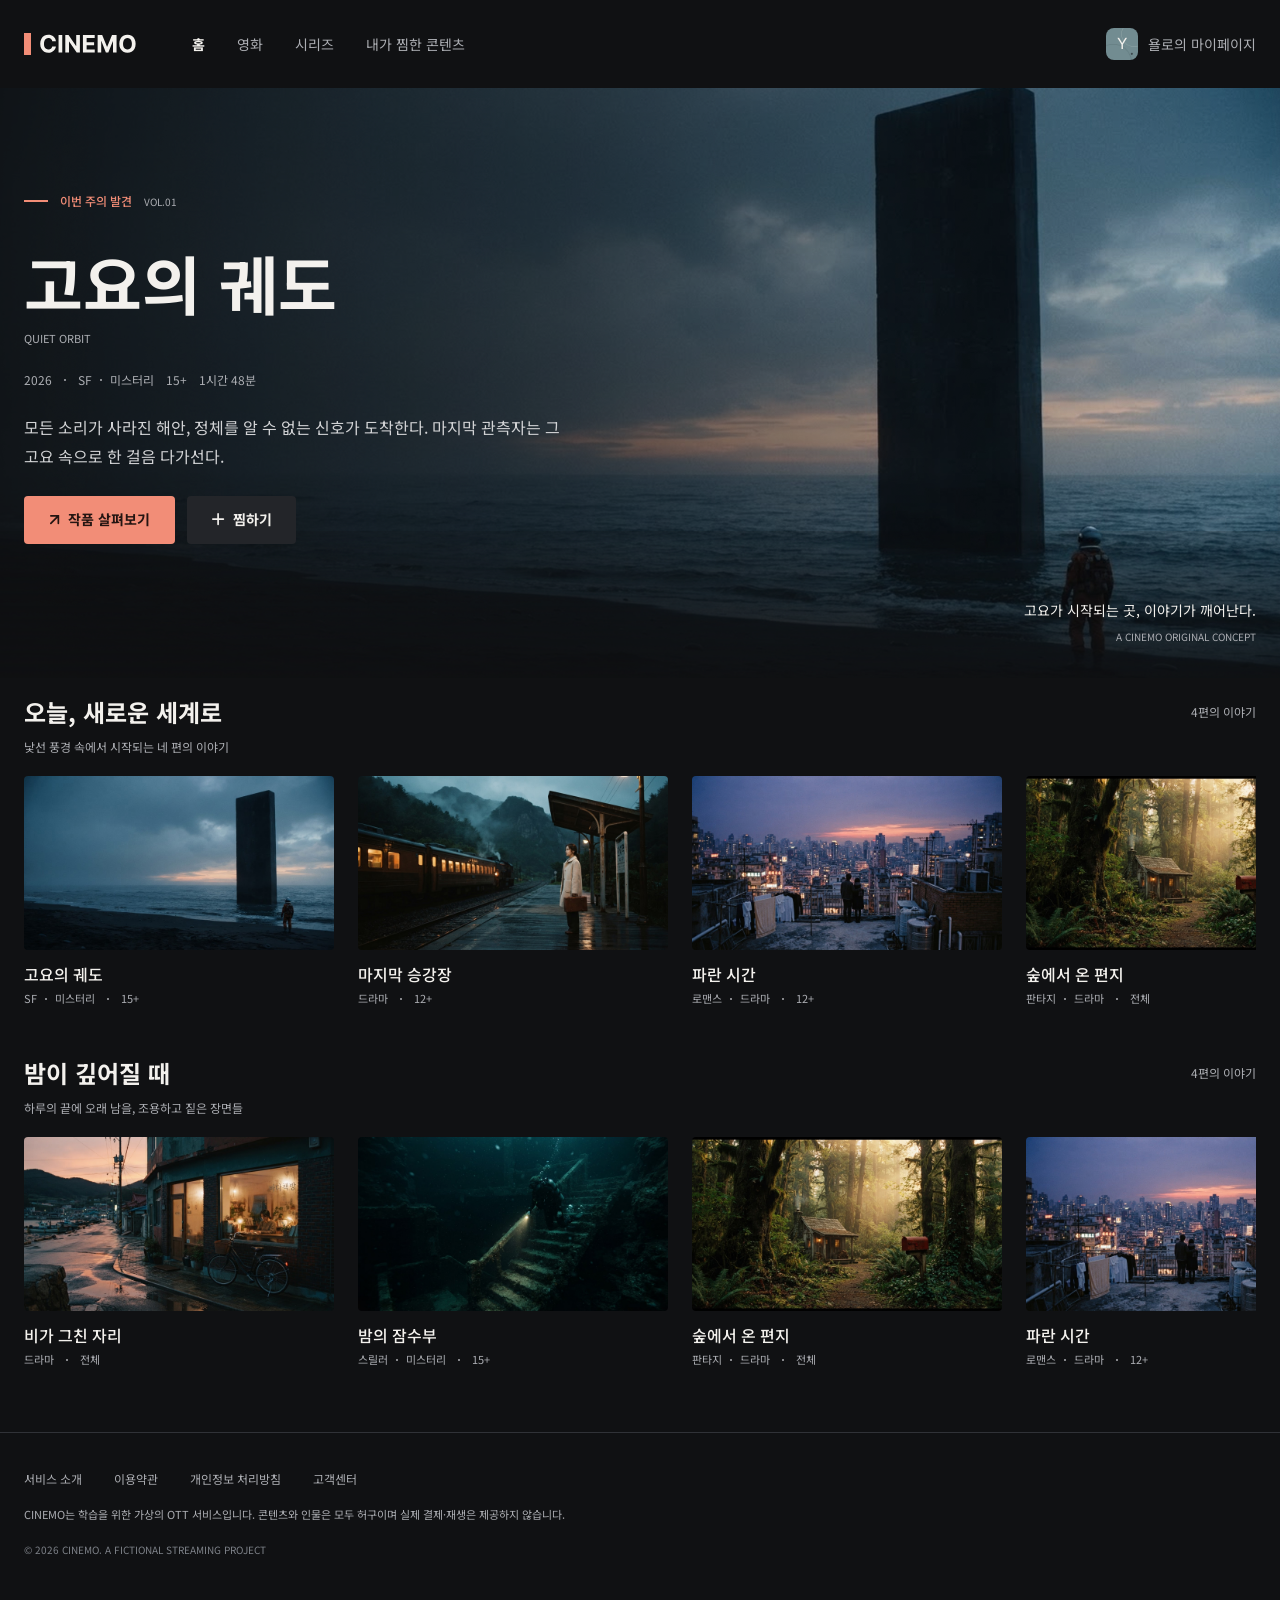
<file: index.html>
<!doctype html>
<html lang="ko">
  <head>
    <meta charset="UTF-8" />
    <meta name="viewport" content="width=device-width, initial-scale=1.0" />
    <title>Cinemo - Home</title>
    <link rel="stylesheet" href="styles/reset.css" />
    <link rel="stylesheet" href="styles/style.css" />
    <link rel="preconnect" href="https://fonts.googleapis.com" />
    <link rel="preconnect" href="https://fonts.gstatic.com/" crossorigin />
    <link
      href="https://fonts.googleapis.com/css2?family=Noto+Sans+KR:wght@400;500;600;700&display=swap"
      rel="stylesheet"
    />
    <link
      href="https://fonts.googleapis.com/css2?family=Inter:wght@400;500;600;700&display=swap"
      rel="stylesheet"
    />
  </head>
  <body>
    <header class="header">
      <div class="header-inner-container">
        <h1>
          <a href="index.html" class="header-logo">
            <svg
              width="112"
              height="22"
              viewBox="0 0 112 22"
              fill="none"
              xmlns="http://www.w3.org/2000/svg"
            >
              <rect width="7" height="22" fill="#F28D77" />
              <path
                d="M31.9176 8.15625H28.1847C28.1165 7.6733 27.9773 7.24432 27.767 6.86932C27.5568 6.48864 27.2869 6.16477 26.9574 5.89773C26.6278 5.63068 26.2472 5.42614 25.8153 5.28409C25.3892 5.14205 24.9261 5.07102 24.4261 5.07102C23.5227 5.07102 22.7358 5.29545 22.0653 5.74432C21.3949 6.1875 20.875 6.83523 20.5057 7.6875C20.1364 8.53409 19.9517 9.5625 19.9517 10.7727C19.9517 12.017 20.1364 13.0625 20.5057 13.9091C20.8807 14.7557 21.4034 15.3949 22.0739 15.8267C22.7443 16.2585 23.5199 16.4744 24.4006 16.4744C24.8949 16.4744 25.3523 16.4091 25.7727 16.2784C26.1989 16.1477 26.5767 15.9574 26.9062 15.7074C27.2358 15.4517 27.5085 15.142 27.7244 14.7784C27.946 14.4148 28.0994 14 28.1847 13.5341L31.9176 13.5511C31.821 14.3523 31.5795 15.125 31.1932 15.8693C30.8125 16.608 30.2983 17.2699 29.6506 17.8551C29.0085 18.4347 28.2415 18.8949 27.3494 19.2358C26.4631 19.571 25.4602 19.7386 24.3409 19.7386C22.7841 19.7386 21.392 19.3864 20.1648 18.6818C18.9432 17.9773 17.9773 16.9574 17.267 15.6222C16.5625 14.2869 16.2102 12.6705 16.2102 10.7727C16.2102 8.86932 16.5682 7.25 17.2841 5.91477C18 4.57955 18.9716 3.5625 20.1989 2.86364C21.4261 2.15909 22.8068 1.80682 24.3409 1.80682C25.3523 1.80682 26.2898 1.94886 27.1534 2.23295C28.0227 2.51705 28.7926 2.93182 29.4631 3.47727C30.1335 4.01704 30.679 4.67898 31.0994 5.46307C31.5256 6.24716 31.7983 7.14489 31.9176 8.15625ZM38.2543 2.04545V19.5H34.5639V2.04545H38.2543ZM55.8899 2.04545V19.5H52.7024L45.1087 8.5142H44.9808V19.5H41.2905V2.04545H44.5291L52.0632 13.0227H52.2166V2.04545H55.8899ZM58.9389 19.5V2.04545H70.7003V5.08807H62.6293V9.24716H70.0952V12.2898H62.6293V16.4574H70.7344V19.5H58.9389ZM73.6342 2.04545H78.1854L82.9922 13.7727H83.1967L88.0035 2.04545H92.5547V19.5H88.9751V8.1392H88.8303L84.3132
19.4148H81.8757L77.3587 8.09659H77.2138V19.5H73.6342V2.04545ZM111.635 10.7727C111.635 12.6761 111.274 14.2955 110.553 15.6307C109.837 16.9659 108.859 17.9858 107.621 18.6903C106.388 19.3892 105.001 19.7386 103.462 19.7386C101.911 19.7386 100.518 19.3864 99.2855 18.6818C98.0526 17.9773 97.0781 16.9574 96.3622 15.6222C95.6463 14.2869 95.2884 12.6705 95.2884 10.7727C95.2884 8.86932 95.6463 7.25 96.3622 5.91477C97.0781 4.57955 98.0526 3.5625 99.2855 2.86364C100.518 2.15909 101.911 1.80682 103.462 1.80682C105.001 1.80682 106.388 2.15909 107.621 2.86364C108.859 3.5625 109.837 4.57955 110.553 5.91477C111.274 7.25 111.635 8.86932 111.635 10.7727ZM107.893 10.7727C107.893 9.53977 107.709 8.5 107.339 7.65341C106.976 6.80682 106.462 6.16477 105.797 5.72727C105.132 5.28977 104.354 5.07102 103.462 5.07102C102.57 5.07102 101.791 5.28977 101.126 5.72727C100.462 6.16477 99.9446 6.80682 99.5753 7.65341C99.2116 8.5 99.0298 9.53977 99.0298 10.7727C99.0298 12.0057 99.2116 13.0455 99.5753 13.892C99.9446 14.7386 100.462 15.3807 101.126 15.8182C101.791 16.2557 102.57 16.4744 103.462 16.4744C104.354 16.4744 105.132 16.2557 105.797 15.8182C106.462 15.3807 106.976 14.7386 107.339 13.892C107.709 13.0455 107.893 12.0057 107.893 10.7727Z"
                fill="#F3F1ED"
              />
            </svg>
          </a>
        </h1>
        <nav class="header-nav">
          <a href="index.html" class="header-nav-link header-nav-link-selected"
            >홈</a
          >
          <a href="index.html#section-1" class="header-nav-link">영화</a>
          <a href="index.html#section-2" class="header-nav-link">시리즈</a>
          <a href="mypage.html#my-content" class="header-nav-link"
            >내가 찜한 콘텐츠</a
          >
        </nav>
        <a href="mypage.html" class="header-profile">
          <span class="header-avatar">
            <img
              src="assets/images/profile-b.webp"
              alt="프로필"
              class="header-avatar-image"
            />
            <span class="header-avatar-letter">Y</span>
          </span>
          <span class="header-profile-name">욜로의 마이페이지</span>
        </a>
      </div>
    </header>
    <main>
      <div class="main-section1">
        <div class="main-visual">
          <img
            class="mv-poster"
            src="./assets/images/quiet-orbit.webp"
            alt="해변에 서 있는 거대한 석판과 사람"
          />
          <img
            class="mv-left-gradation"
            src="./assets/images/Reading-scrim.png"
            alt=""
          />
          <img
            class="mv-bottom-gradation"
            src="./assets/images/Image-fade.png"
            alt=""
          />
          <div class="main-visual-info">
            <div class="mv-up">
              <div class="mv-header">
                <span class="mv-header-badge">이번 주의 발견</span>
                <span class="mv-header-volume">VOL.01</span>
              </div>
              <div class="mv-title">
                <h2 class="mv-title-text">고요의 궤도</h2>
                <p class="mv-title-subtitle">QUIET ORBIT</p>
              </div>
              <div class="mv-details">
                <ul>
                  <li class="mv-details-dot-mom">
                    <span>2026</span
                    ><span class="mv-details-dot-big-space">SF</span
                    ><span class="mv-details-dot">미스터리</span>
                  </li>
                  <li>15+</li>
                  <li>1시간 48분</li>
                </ul>
              </div>
              <p class="mv-description">
                모든 소리가 사라진 해안, 정체를 알 수 없는 신호가 도착한다.
                마지막 관측자는 그 고요 속으로 한 걸음 다가선다.
              </p>
              <div class="mv-buttons">
                <a href="index.html#section-1" class="mv-button-left">
                  <svg
                    width="10"
                    height="10"
                    viewBox="0 0 10 10"
                    fill="none"
                    xmlns="http://www.w3.org/2000/svg"
                  >
                    <path
                      d="M8.34878 8.34881V0.850006H0.849976M8.34878 0.850006L0.849976 8.34881"
                      stroke-width="1.7"
                      stroke-linecap="round"
                      stroke="#241512"
                    />
                  </svg>
                  <span>작품 살펴보기</span>
                </a>
                <a href="mypage.html#my-content" class="mv-button-right">
                  <svg
                    width="13"
                    height="13"
                    viewBox="0 0 13 13"
                    fill="none"
                    xmlns="http://www.w3.org/2000/svg"
                  >
                    <path
                      d="M0.850006 6.10061H6.10061M6.10061 6.10061H11.3512M6.10061 6.10061V0.850006M6.10061 6.10061V11.3512"
                      stroke-width="1.7"
                      stroke-linecap="round"
                      stroke="#F3F1ED"
                    />
                  </svg>
                  <span>찜하기</span>
                </a>
              </div>
            </div>
            <div class="mv-down">
              <p>고요가 시작되는 곳, 이야기가 깨어난다.</p>
              <p>A CINEMO ORIGINAL CONCEPT</p>
            </div>
          </div>
        </div>
      </div>
      <div class="main-section2">
        <section id="section-1" class="today-new-world">
          <div class="tnw-header">
            <div class="tnw-header-up">
              <h3 class="tnw-header-up-title">오늘, 새로운 세계로</h3>
              <p class="tnw-header-up-text">4편의 이야기</p>
            </div>
            <p class="tnw-header-down">
              낯선 풍경 속에서 시작되는 네 편의 이야기
            </p>
          </div>
          <ul class="tnw-content">
            <li class="m-content-first-child">
              <article class="main-content-view quiet-orbit">
                <a href="assets/images/quiet-orbit.webp">
                  <img
                    src="./assets/images/quiet-orbit.webp"
                    alt="해변에 서있는 거대한 석판과 사람"
                /></a>
                <div>
                  <h4>고요의 궤도</h4>
                  <p>
                    <span>SF</span
                    ><span class="main-section2-dot">미스터리</span
                    ><span class="main-section2-dot-big-space">15+</span>
                  </p>
                </div>
              </article>
            </li>
            <li>
              <article class="main-content-view last-platform">
                <a href="assets/images/last-platform.webp">
                  <img
                    src="./assets/images/last-platform.webp"
                    alt="기차가 지나가는 승강장에 서있는 여인"
                /></a>
                <div>
                  <h4>마지막 승강장</h4>
                  <p>
                    <span>드라마</span
                    ><span class="main-section2-dot-big-space">12+</span>
                  </p>
                </div>
              </article>
            </li>
            <li>
              <article class="main-content-view blue-hour">
                <a href="assets/images/blue-hour.webp">
                  <img
                    src="./assets/images/blue-hour.webp"
                    alt="건물 옥상에서 도시를 내려다보는 남녀"
                /></a>
                <div>
                  <h4>파란 시간</h4>
                  <p>
                    <span>로맨스</span
                    ><span class="main-section2-dot">드라마</span
                    ><span class="main-section2-dot-big-space">12+</span>
                  </p>
                </div>
              </article>
            </li>
            <li class="m-content-last-child">
              <article class="main-content-view forest-letter">
                <a href="assets/images/forest-letter.webp">
                  <img
                    src="./assets/images/forest-letter.webp"
                    alt="숲속에 있는 오래된 집과 우체통"
                /></a>
                <div>
                  <h4>숲에서 온 편지</h4>
                  <p>
                    <span>판타지</span
                    ><span class="main-section2-dot">드라마</span
                    ><span class="main-section2-dot-big-space">전체</span>
                  </p>
                </div>
              </article>
            </li>
          </ul>
        </section>
        <section id="section-2" class="deep-night">
          <div class="dn-header">
            <div class="dn-header-up">
              <h3 class="dn-header-up-title">밤이 깊어질 때</h3>
              <p class="dn-header-up-text">4편의 이야기</p>
            </div>
            <p class="dn-header-down">
              하루의 끝에 오래 남을, 조용하고 짙은 장면들
            </p>
          </div>
          <ul class="dn-content">
            <li class="m-content-first-child">
              <article class="main-content-view after-rain">
                <a href="assets/images/after-rain.webp">
                  <img
                    src="./assets/images/after-rain.webp"
                    alt="비가 그친 해변마을에 가게와 앞에있는 자전거"
                /></a>
                <div>
                  <h4>비가 그친 자리</h4>
                  <p>
                    <span>드라마</span
                    ><span class="main-section2-dot-big-space">전체</span>
                  </p>
                </div>
              </article>
            </li>
            <li>
              <article class="main-content-view night-diver">
                <a href="assets/images/night-diver.webp">
                  <img
                    src="./assets/images/night-diver.webp"
                    alt="바닷속에 계단을 내려가는 잠수부"
                /></a>
                <div>
                  <h4>밤의 잠수부</h4>
                  <p>
                    <span>스릴러</span
                    ><span class="main-section2-dot">미스터리</span
                    ><span class="main-section2-dot-big-space">15+</span>
                  </p>
                </div>
              </article>
            </li>
            <li>
              <article class="main-content-view forest-letter">
                <a href="assets/images/forest-letter.webp">
                  <img
                    src="./assets/images/forest-letter.webp"
                    alt="숲속에 있는 오래된 집과 우체통"
                /></a>
                <div>
                  <h4>숲에서 온 편지</h4>
                  <p>
                    <span>판타지</span
                    ><span class="main-section2-dot">드라마</span
                    ><span class="main-section2-dot-big-space">전체</span>
                  </p>
                </div>
              </article>
            </li>
            <li class="m-content-last-child">
              <article class="main-content-view blue-hour">
                <a href="assets/images/blue-hour.webp">
                  <img
                    src="./assets/images/blue-hour.webp"
                    alt="건물 옥상에서 도시를 내려다보는 남녀"
                /></a>
                <div>
                  <h4>파란 시간</h4>
                  <p>
                    <span>로맨스</span
                    ><span class="main-section2-dot">드라마</span
                    ><span class="main-section2-dot-big-space">12+</span>
                  </p>
                </div>
              </article>
            </li>
          </ul>
        </section>
      </div>
    </main>
    <footer class="footer">
      <div class="footer-inner">
        <nav class="footer-nav">
          <a href="#" class="footer-link">서비스 소개</a>
          <a href="#" class="footer-link">이용약관</a>
          <a href="#" class="footer-link">개인정보 처리방침</a>
          <a href="#" class="footer-link">고객센터</a>
        </nav>
        <p class="footer-notice">
          <span class="footer-notice-line"
            >CINEMO는 학습을 위한 가상의 OTT 서비스입니다.</span
          >
          <span class="footer-notice-line"
            >콘텐츠와 인물은 모두 허구이며 실제 결제·재생은 제공하지
            않습니다.</span
          >
        </p>
        <p class="footer-copyright">
          © 2026 CINEMO. A FICTIONAL STREAMING PROJECT
        </p>
      </div>
    </footer>
  </body>
</html>
/*임시저장*/
</file>
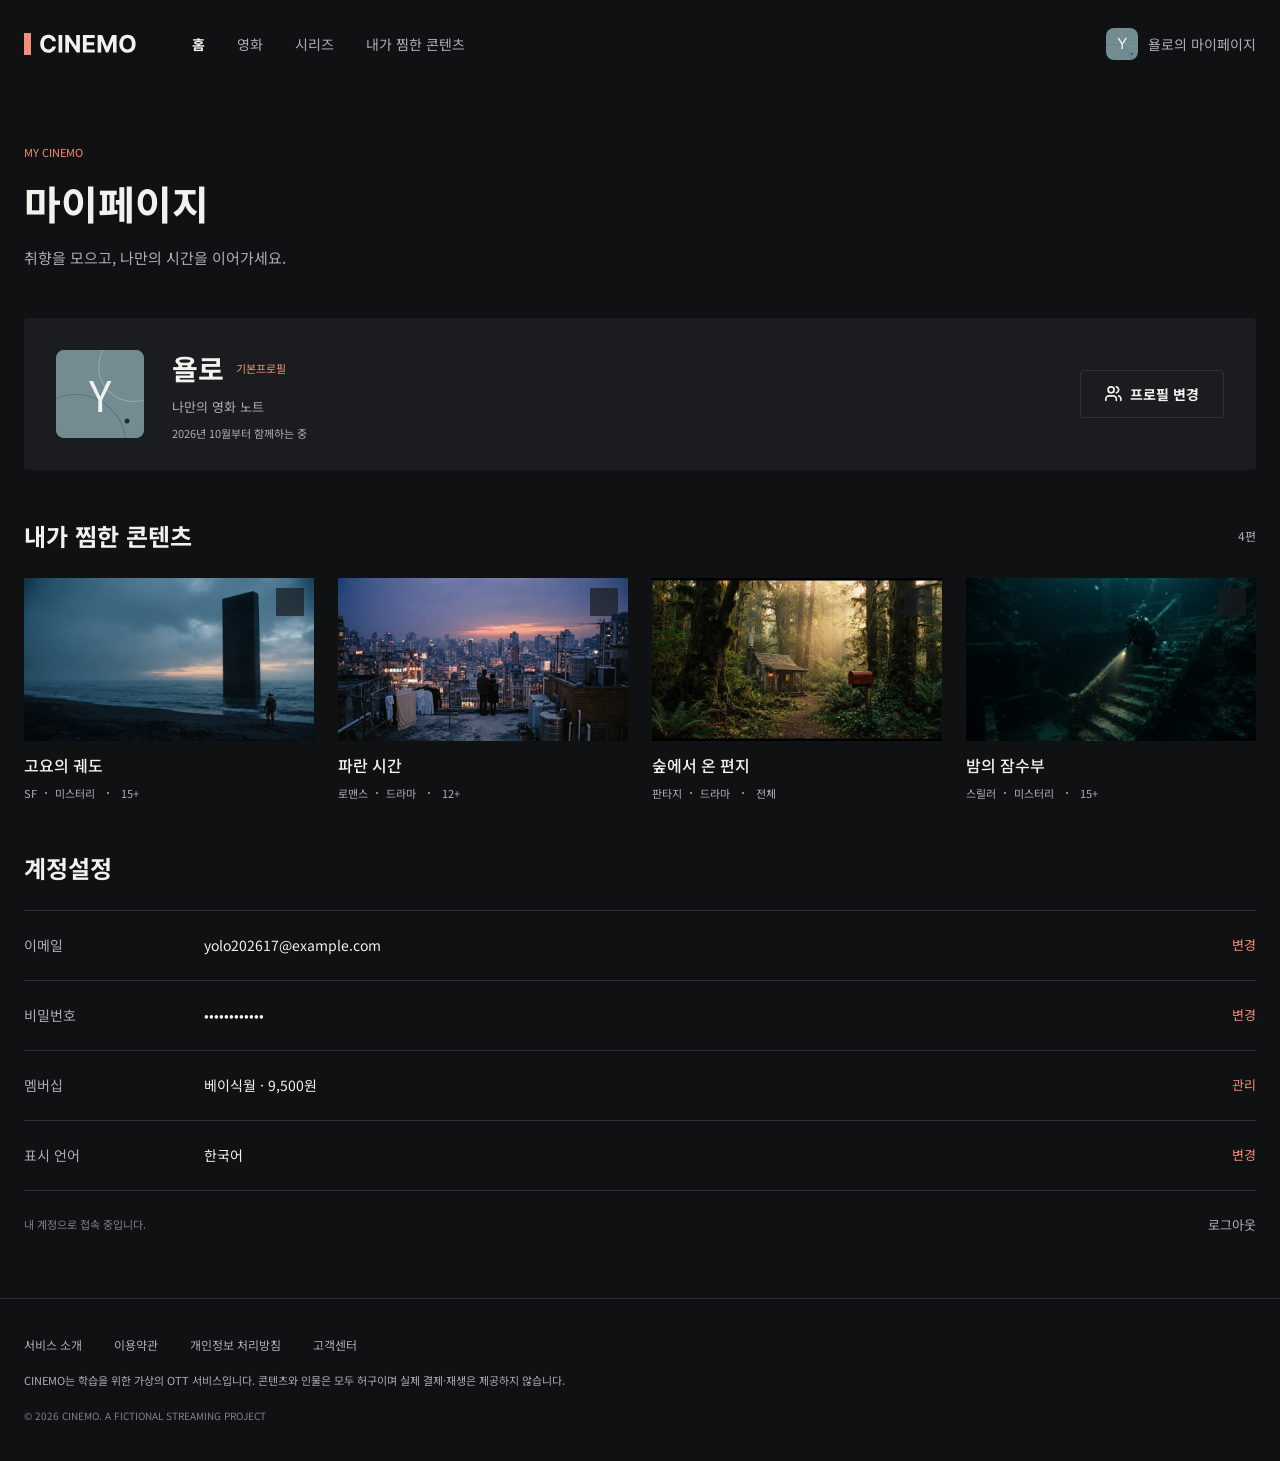
<file: mypage.html>
<!doctype html>
<html lang="ko">
  <head>
    <meta charset="UTF-8" />
    <meta name="viewport" content="width=device-width, initial-scale=1.0" />
    <title>Cinemo - mypage</title>
    <link rel="stylesheet" href="styles/reset.css" />
    <link rel="stylesheet" href="./styles/style.css" />
    <link rel="preconnect" href="https://fonts.googleapis.com" />
    <link rel="preconnect" href="https://fonts.gstatic.com/" crossorigin />
    <link
      href="https://fonts.googleapis.com/css2?family=Noto+Sans+KR:wght@400;500;600;700&display=swap"
      rel="stylesheet"
    />
    <link
      href="https://fonts.googleapis.com/css2?family=Inter:wght@400;500;600;700&display=swap"
      rel="stylesheet"
    />
  </head>
  <body class="body-class">
    <header class="header">
      <div class="header-inner-container">
        <h1>
          <a href="index.html" class="header-logo">
            <svg
              width="112"
              height="22"
              viewBox="0 0 112 22"
              fill="none"
              xmlns="http://www.w3.org/2000/svg"
            >
              <rect width="7" height="22" fill="#F28D77" />
              <path
                d="M31.9176 8.15625H28.1847C28.1165 7.6733 27.9773 7.24432 27.767 6.86932C27.5568 6.48864 27.2869 6.16477 26.9574 5.89773C26.6278 5.63068 26.2472 5.42614 25.8153 5.28409C25.3892 5.14205 24.9261 5.07102 24.4261 5.07102C23.5227 5.07102 22.7358 5.29545 22.0653 5.74432C21.3949 6.1875 20.875 6.83523 20.5057 7.6875C20.1364 8.53409 19.9517 9.5625 19.9517 10.7727C19.9517 12.017 20.1364 13.0625 20.5057 13.9091C20.8807 14.7557 21.4034 15.3949 22.0739 15.8267C22.7443 16.2585 23.5199 16.4744 24.4006 16.4744C24.8949 16.4744 25.3523 16.4091 25.7727 16.2784C26.1989 16.1477 26.5767 15.9574 26.9062 15.7074C27.2358 15.4517 27.5085 15.142 27.7244 14.7784C27.946 14.4148 28.0994 14 28.1847 13.5341L31.9176 13.5511C31.821 14.3523 31.5795 15.125 31.1932 15.8693C30.8125 16.608 30.2983 17.2699 29.6506 17.8551C29.0085 18.4347 28.2415 18.8949 27.3494 19.2358C26.4631 19.571 25.4602 19.7386 24.3409 19.7386C22.7841 19.7386 21.392 19.3864 20.1648 18.6818C18.9432 17.9773 17.9773 16.9574 17.267 15.6222C16.5625 14.2869 16.2102 12.6705 16.2102 10.7727C16.2102 8.86932 16.5682 7.25 17.2841 5.91477C18 4.57955 18.9716 3.5625 20.1989 2.86364C21.4261 2.15909 22.8068 1.80682 24.3409 1.80682C25.3523 1.80682 26.2898 1.94886 27.1534 2.23295C28.0227 2.51705 28.7926 2.93182 29.4631 3.47727C30.1335 4.01704 30.679 4.67898 31.0994 5.46307C31.5256 6.24716 31.7983 7.14489 31.9176 8.15625ZM38.2543 2.04545V19.5H34.5639V2.04545H38.2543ZM55.8899 2.04545V19.5H52.7024L45.1087 8.5142H44.9808V19.5H41.2905V2.04545H44.5291L52.0632 13.0227H52.2166V2.04545H55.8899ZM58.9389 19.5V2.04545H70.7003V5.08807H62.6293V9.24716H70.0952V12.2898H62.6293V16.4574H70.7344V19.5H58.9389ZM73.6342 2.04545H78.1854L82.9922 13.7727H83.1967L88.0035 2.04545H92.5547V19.5H88.9751V8.1392H88.8303L84.3132
19.4148H81.8757L77.3587 8.09659H77.2138V19.5H73.6342V2.04545ZM111.635 10.7727C111.635 12.6761 111.274 14.2955 110.553 15.6307C109.837 16.9659 108.859 17.9858 107.621 18.6903C106.388 19.3892 105.001 19.7386 103.462 19.7386C101.911 19.7386 100.518 19.3864 99.2855 18.6818C98.0526 17.9773 97.0781 16.9574 96.3622 15.6222C95.6463 14.2869 95.2884 12.6705 95.2884 10.7727C95.2884 8.86932 95.6463 7.25 96.3622 5.91477C97.0781 4.57955 98.0526 3.5625 99.2855 2.86364C100.518 2.15909 101.911 1.80682 103.462 1.80682C105.001 1.80682 106.388 2.15909 107.621 2.86364C108.859 3.5625 109.837 4.57955 110.553 5.91477C111.274 7.25 111.635 8.86932 111.635 10.7727ZM107.893 10.7727C107.893 9.53977 107.709 8.5 107.339 7.65341C106.976 6.80682 106.462 6.16477 105.797 5.72727C105.132 5.28977 104.354 5.07102 103.462 5.07102C102.57 5.07102 101.791 5.28977 101.126 5.72727C100.462 6.16477 99.9446 6.80682 99.5753 7.65341C99.2116 8.5 99.0298 9.53977 99.0298 10.7727C99.0298 12.0057 99.2116 13.0455 99.5753 13.892C99.9446 14.7386 100.462 15.3807 101.126 15.8182C101.791 16.2557 102.57 16.4744 103.462 16.4744C104.354 16.4744 105.132 16.2557 105.797 15.8182C106.462 15.3807 106.976 14.7386 107.339 13.892C107.709 13.0455 107.893 12.0057 107.893 10.7727Z"
                fill="#F3F1ED"
              />
            </svg>
          </a>
        </h1>
        <nav class="header-nav">
          <a href="index.html" class="header-nav-link header-nav-link-selected"
            >홈</a
          >
          <a href="index.html#section-1" class="header-nav-link">영화</a>
          <a href="index.html#section-2" class="header-nav-link">시리즈</a>
          <a href="mypage.html#my-content" class="header-nav-link"
            >내가 찜한 콘텐츠</a
          >
        </nav>
        <a href="mypage.html" class="header-profile">
          <span class="header-avatar">
            <img
              src="assets/images/profile-b.webp"
              alt="프로필"
              class="header-avatar-image"
            />
            <span class="header-avatar-letter">Y</span>
          </span>
          <span class="header-profile-name">욜로의 마이페이지</span>
        </a>
      </div>
    </header>

    <section class="mypage-container">
      <div class="mypage-mypage">
        <p class="mypage-my-cinemo">MY CINEMO</p>
        <h2>마이페이지</h2>
        <p class="mypage-mypage-p">취향을 모으고, 나만의 시간을 이어가세요.</p>
      </div>

      <div class="mypage-profile">
        <article class="mypage-profile-image-box">
          <div class="mypage-profile-mukum">
            <div class="mypage-profile-left-menu">
              <div class="mypage-profile-imageY">
                <span class="mypage-profile-image-Y">Y</span>
              </div>
              <div class="maypage-profile-moum">
                <div class="mypage-profile-name-text">
                  <div>
                    <h3 class="mypage-profile-name-yolo">욜로</h3>
                    <p class="mypage-basic-profile">기본프로필</p>
                  </div>
                  <p class="mypage-profile-s-text">나만의 영화 노트</p>
                  <p class="mypage-profile-s-pc">2026년 10월부터 함께하는 중</p>
                </div>
              </div>
            </div>
          </div>
          <div class="mypage-profile-button-mom">
            <p class="mypage-profile-s-mobile">2026. 10 가입</p>
            <a class="mypage-profile-button" href="profile.html">
              <svg
                width="17"
                height="16"
                viewBox="0 0 17 16"
                fill="none"
                xmlns="http://www.w3.org/2000/svg"
              >
                <path
                  d="M11.3508 14.35V12.85C11.3508 12.0543 11.0347 11.2913 10.4721 10.7287C9.90941 10.166 9.14629 9.84998 8.35058 9.84998H3.85022C3.0545 9.84998 2.29138 10.166 1.72873 10.7287C1.16607 11.2913 0.849976 12.0543 0.849976 12.85V14.35M11.3508 0.945923C11.9942 1.1127 12.564 1.48837 12.9707 2.01397C13.3775 2.53957 13.5981 3.18534 13.5981 3.84992C13.5981 4.51451 13.3775 5.16028 12.9707 5.68588C12.564 6.21147 11.9942 6.58715 11.3508 6.75392M15.8512 14.3499V12.8499C15.8507 12.1852 15.6294 11.5395 15.2221 11.0141C14.8149 10.4888 14.2446 10.1136 13.601 9.94739M9.10064 3.84998C9.10064 5.50683 7.75738 6.84998 6.1004 6.84998C4.44341 6.84998 3.10016 5.50683 3.10016 3.84998C3.10016 2.19312 4.44341 0.849976 6.1004 0.849976C7.75738 0.849976 9.10064 2.19312 9.10064 3.84998Z"
                  stroke-width="1.7"
                  stroke-linecap="round"
                  stroke="#F3F1ED"
                />
              </svg>

              <span>프로필 변경</span>
            </a>
          </div>
        </article>
      </div>

      <div class="content-images">
        <div class="mypage-content-header">
          <h3>내가 찜한 콘텐츠</h3>
          <p>4편</p>
        </div>
        <ul class="mypage-content">
          <li>
            <div class="mypage-image-box">
              <a href="assets/images/quiet-orbit.webp">
                <img
                  src="./assets/images/quiet-orbit.webp"
                  alt="해변에 서있는 거대한 석판과 사람"
              /></a>
              <input type="checkbox" id="checkbox-1" />
              <label for="checkbox-1">
                <svg
                  width="28"
                  height="28"
                  viewBox="0 0 28 28"
                  fill="none"
                  xmlns="http://www.w3.org/2000/svg"
                >
                  <rect
                    width="28"
                    height="28"
                    rx="4"
                    fill="#101113"
                    fill-opacity="0.85098"
                  />
                  <path
                    d="M19.3328 10L12.0002 17.3328L8.66721 13.9997"
                    stroke-width="1.7"
                    stroke-linecap="round"
                    stroke="#F28D77"
                  />
                </svg>
              </label>
            </div>
            <div class="mypage-content-img-text">
              <h4>고요의 궤도</h4>
              <p>
                SF<span class="mypage-image-dot">미스터리</span
                ><span class="mypage-image-big-dot">15+</span>
              </p>
            </div>
          </li>
          <li>
            <div class="mypage-image-box">
              <a href="assets/images/blue-hour.webp">
                <img
                  src="./assets/images/blue-hour.webp"
                  alt="건물 옥상에서 도시를 내려다보는 남녀"
              /></a>
              <input type="checkbox" id="checkbox-2" />
              <label for="checkbox-2">
                <svg
                  width="28"
                  height="28"
                  viewBox="0 0 28 28"
                  fill="none"
                  xmlns="http://www.w3.org/2000/svg"
                >
                  <rect
                    width="28"
                    height="28"
                    rx="4"
                    fill="#101113"
                    fill-opacity="0.85098"
                  />
                  <path
                    d="M19.3328 10L12.0002 17.3328L8.66721 13.9997"
                    stroke-width="1.7"
                    stroke-linecap="round"
                    stroke="#F28D77"
                  />
                </svg>
              </label>
            </div>
            <div class="mypage-content-img-text">
              <h4>파란 시간</h4>
              <p>
                로맨스<span class="mypage-image-dot"></span>드라마<span
                  class="mypage-image-big-dot"
                ></span
                >12+
              </p>
            </div>
          </li>
          <li>
            <div class="mypage-image-box">
              <a href="assets/images/forest-letter.webp">
                <img
                  src="./assets/images/forest-letter.webp"
                  alt="숲속에 있는 오래된 집과 우체통"
              /></a>
              <input type="checkbox" id="checkbox-3" />
              <label for="checkbox-3">
                <svg
                  width="28"
                  height="28"
                  viewBox="0 0 28 28"
                  fill="none"
                  xmlns="http://www.w3.org/2000/svg"
                >
                  <rect
                    width="28"
                    height="28"
                    rx="4"
                    fill="#101113"
                    fill-opacity="0.85098"
                  />
                  <path
                    d="M19.3328 10L12.0002 17.3328L8.66721 13.9997"
                    stroke-width="1.7"
                    stroke-linecap="round"
                    stroke="#F28D77"
                  />
                </svg>
              </label>
            </div>
            <div class="mypage-content-img-text">
              <h4>숲에서 온 편지</h4>
              <p>
                판타지<span class="mypage-image-dot"></span>드라마<span
                  class="mypage-image-big-dot"
                ></span
                >전체
              </p>
            </div>
          </li>
          <li>
            <div class="mypage-image-box">
              <a href="assets/images/night-diver.webp">
                <img
                  src="./assets/images/night-diver.webp"
                  alt="바닷속에 계단을 내려가는 잠수부"
              /></a>
              <input type="checkbox" id="checkbox-4" />
              <label for="checkbox-4">
                <svg
                  width="28"
                  height="28"
                  viewBox="0 0 28 28"
                  fill="none"
                  xmlns="http://www.w3.org/2000/svg"
                >
                  <rect
                    width="28"
                    height="28"
                    rx="4"
                    fill="#101113"
                    fill-opacity="0.85098"
                  />
                  <path
                    d="M19.3328 10L12.0002 17.3328L8.66721 13.9997"
                    stroke-width="1.7"
                    stroke-linecap="round"
                    stroke="#F28D77"
                  />
                </svg>
              </label>
            </div>
            <div class="mypage-content-img-text">
              <h4>밤의 잠수부</h4>
              <p>
                스릴러<span class="mypage-image-dot"></span>미스터리<span
                  class="mypage-image-big-dot"
                ></span
                >15+
              </p>
            </div>
          </li>
        </ul>
      </div>
      <div class="mypage-account-settings">
        <h3>계정설정</h3>
        <div class="mypage-content-list">
          <div class="mypage-content-text-e">
            <div class="mypage-content-text-moum">
              <p class="mypage-content-text">이메일</p>
              <p class="mypage-content-input">yolo202617@example.com</p>
            </div>
            <button class="mypage-content-button">변경</button>
          </div>
          <div class="mypage-content-text-p">
            <div class="mypage-content-text-moum">
              <p class="mypage-content-text">비밀번호</p>
              <p class="mypage-content-input">••••••••••••</p>
            </div>
            <button class="mypage-content-button">변경</button>
          </div>

          <div class="mypage-content-text-m">
            <div class="mypage-content-text-moum">
              <p class="mypage-content-text">멤버십</p>
              <p class="mypage-content-input">베이식월 · 9,500원</p>
            </div>
            <button class="mypage-content-button">관리</button>
          </div>

          <div class="mypage-content-text-l">
            <div class="mypage-content-text-moum">
              <p class="mypage-content-text">표시 언어</p>
              <p class="mypage-content-input">한국어</p>
            </div>

            <button class="mypage-content-button">변경</button>
          </div>
        </div>
        <div class="mypage-logout">
          <p class="mypage-content-logout-p">내 계정으로 접속 중입니다.</p>
          <a href="profile.html" class="mypage-content-logout-link"> </a>
          <button class="mypage-content-logout-button">로그아웃</button>
        </div>
      </div>
    </section>

    <footer class="footer">
      <div class="footer-inner">
        <nav class="footer-nav">
          <a href="#" class="footer-link">서비스 소개</a>
          <a href="#" class="footer-link">이용약관</a>
          <a href="#" class="footer-link">개인정보 처리방침</a>
          <a href="#" class="footer-link">고객센터</a>
        </nav>
        <p class="footer-notice">
          <span class="footer-notice-line"
            >CINEMO는 학습을 위한 가상의 OTT 서비스입니다.</span
          >
          <span class="footer-notice-line"
            >콘텐츠와 인물은 모두 허구이며 실제 결제·재생은 제공하지
            않습니다.</span
          >
        </p>
        <p class="footer-copyright">
          © 2026 CINEMO. A FICTIONAL STREAMING PROJECT
        </p>
      </div>
    </footer>
  </body>
</html>
</file>
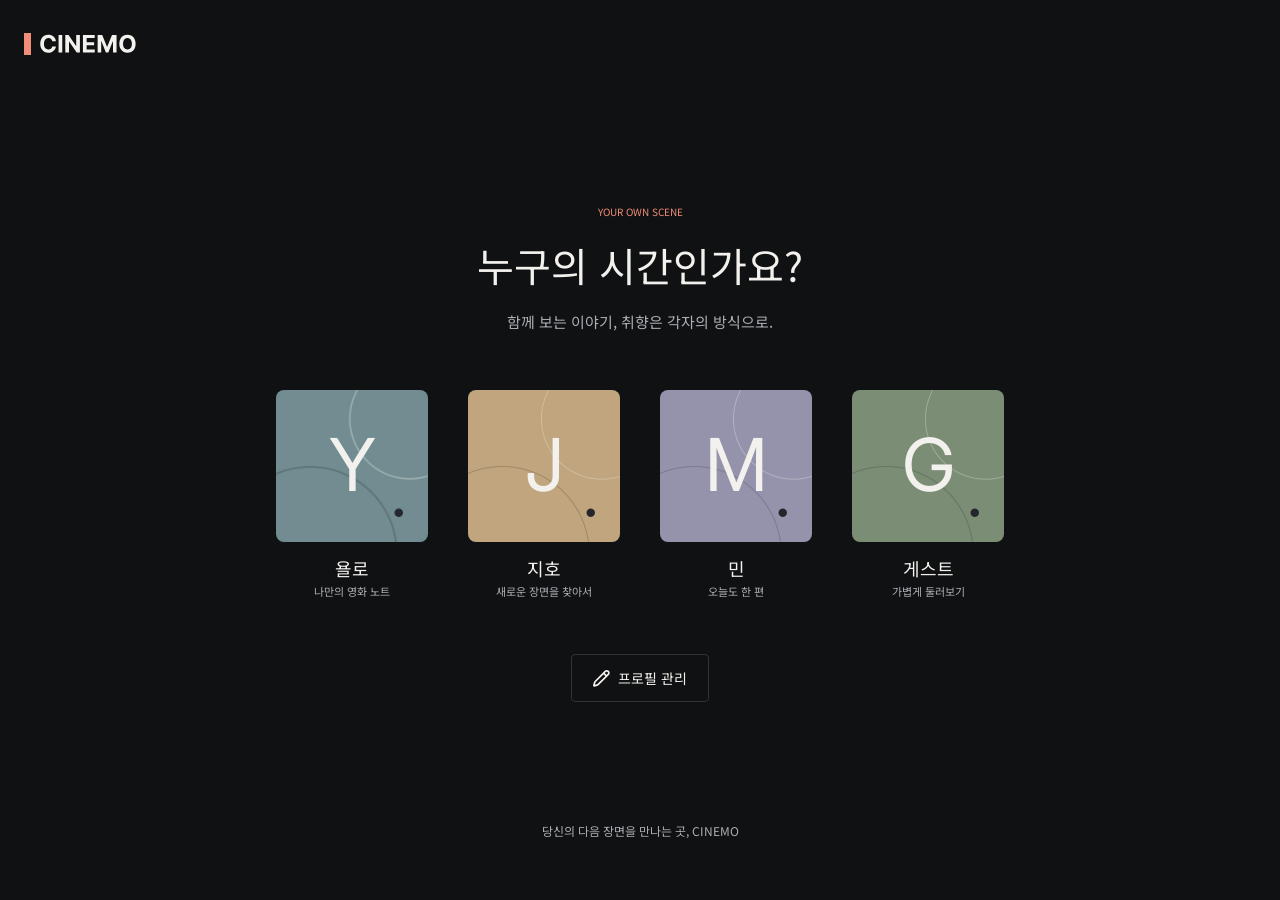
<file: profile.html>
<!doctype html>
<html lang="ko">
  <head>
    <meta charset="UTF-8" />
    <meta name="viewport" content="width=device-width, initial-scale=1.0" />
    <title>Cinemo - profile</title>
    <link rel="stylesheet" href="styles/reset.css" />
    <link rel="stylesheet" href="./styles/style.css" />
    <link rel="preconnect" href="https://fonts.googleapis.com" />
    <link rel="preconnect" href="https://fonts.gstatic.com/" crossorigin />
    <link
      href="https://fonts.googleapis.com/css2?family=Noto+Sans+KR:wght@400;500;600;700&display=swap"
      rel="stylesheet"
    />
    <link
      href="https://fonts.googleapis.com/css2?family=Inter:wght@400;500;600;700&display=swap"
      rel="stylesheet"
    />
  </head>
  <body>
    <header class="header">
      <div class="header-inner-container">
        <h1>
          <a href="index.html" class="header-logo">
            <svg
              width="112"
              height="22"
              viewBox="0 0 112 22"
              fill="none"
              xmlns="http://www.w3.org/2000/svg"
            >
              <rect width="7" height="22" fill="#F28D77" />
              <path
                d="M31.9176 8.15625H28.1847C28.1165 7.6733 27.9773 7.24432 27.767 6.86932C27.5568 6.48864 27.2869 6.16477 26.9574 5.89773C26.6278 5.63068 26.2472 5.42614 25.8153 5.28409C25.3892 5.14205 24.9261 5.07102 24.4261 5.07102C23.5227 5.07102 22.7358 5.29545 22.0653 5.74432C21.3949 6.1875 20.875 6.83523 20.5057 7.6875C20.1364 8.53409 19.9517 9.5625 19.9517 10.7727C19.9517 12.017 20.1364 13.0625 20.5057 13.9091C20.8807 14.7557 21.4034 15.3949 22.0739 15.8267C22.7443 16.2585 23.5199 16.4744 24.4006 16.4744C24.8949 16.4744 25.3523 16.4091 25.7727 16.2784C26.1989 16.1477 26.5767 15.9574 26.9062 15.7074C27.2358 15.4517 27.5085 15.142 27.7244 14.7784C27.946 14.4148 28.0994 14 28.1847 13.5341L31.9176 13.5511C31.821 14.3523 31.5795 15.125 31.1932 15.8693C30.8125 16.608 30.2983 17.2699 29.6506 17.8551C29.0085 18.4347 28.2415 18.8949 27.3494 19.2358C26.4631 19.571 25.4602 19.7386 24.3409 19.7386C22.7841 19.7386 21.392 19.3864 20.1648 18.6818C18.9432 17.9773 17.9773 16.9574 17.267 15.6222C16.5625 14.2869 16.2102 12.6705 16.2102 10.7727C16.2102 8.86932 16.5682 7.25 17.2841 5.91477C18 4.57955 18.9716 3.5625 20.1989 2.86364C21.4261 2.15909 22.8068 1.80682 24.3409 1.80682C25.3523 1.80682 26.2898 1.94886 27.1534 2.23295C28.0227 2.51705 28.7926 2.93182 29.4631 3.47727C30.1335 4.01704 30.679 4.67898 31.0994 5.46307C31.5256 6.24716 31.7983 7.14489 31.9176 8.15625ZM38.2543 2.04545V19.5H34.5639V2.04545H38.2543ZM55.8899 2.04545V19.5H52.7024L45.1087 8.5142H44.9808V19.5H41.2905V2.04545H44.5291L52.0632 13.0227H52.2166V2.04545H55.8899ZM58.9389 19.5V2.04545H70.7003V5.08807H62.6293V9.24716H70.0952V12.2898H62.6293V16.4574H70.7344V19.5H58.9389ZM73.6342 2.04545H78.1854L82.9922 13.7727H83.1967L88.0035 2.04545H92.5547V19.5H88.9751V8.1392H88.8303L84.3132
19.4148H81.8757L77.3587 8.09659H77.2138V19.5H73.6342V2.04545ZM111.635 10.7727C111.635 12.6761 111.274 14.2955 110.553 15.6307C109.837 16.9659 108.859 17.9858 107.621 18.6903C106.388 19.3892 105.001 19.7386 103.462 19.7386C101.911 19.7386 100.518 19.3864 99.2855 18.6818C98.0526 17.9773 97.0781 16.9574 96.3622 15.6222C95.6463 14.2869 95.2884 12.6705 95.2884 10.7727C95.2884 8.86932 95.6463 7.25 96.3622 5.91477C97.0781 4.57955 98.0526 3.5625 99.2855 2.86364C100.518 2.15909 101.911 1.80682 103.462 1.80682C105.001 1.80682 106.388 2.15909 107.621 2.86364C108.859 3.5625 109.837 4.57955 110.553 5.91477C111.274 7.25 111.635 8.86932 111.635 10.7727ZM107.893 10.7727C107.893 9.53977 107.709 8.5 107.339 7.65341C106.976 6.80682 106.462 6.16477 105.797 5.72727C105.132 5.28977 104.354 5.07102 103.462 5.07102C102.57 5.07102 101.791 5.28977 101.126 5.72727C100.462 6.16477 99.9446 6.80682 99.5753 7.65341C99.2116 8.5 99.0298 9.53977 99.0298 10.7727C99.0298 12.0057 99.2116 13.0455 99.5753 13.892C99.9446 14.7386 100.462 15.3807 101.126 15.8182C101.791 16.2557 102.57 16.4744 103.462 16.4744C104.354 16.4744 105.132 16.2557 105.797 15.8182C106.462 15.3807 106.976 14.7386 107.339 13.892C107.709 13.0455 107.893 12.0057 107.893 10.7727Z"
                fill="#F3F1ED"
              />
            </svg>
          </a>
        </h1>
      </div>
    </header>
    <main class="profile-selection">
      <div class="profile-introduction">
        <p class="profile-eyebrow">YOUR OWN SCENE</p>
        <h2 class="profile-title">누구의 시간인가요?</h2>
        <p class="profile-description">
          함께 보는 이야기, 취향은 각자의 방식으로.
        </p>
      </div>
      <ul class="profile-options">
        <li>
          <a href="mypage.html" class="profile-card">
            <span class="profile-image profile-image-y">Y</span>
            <div class="profile-info">
              <h2 class="profile-name">욜로</h2>
              <p class="profile-bio">나만의 영화 노트</p>
            </div>
          </a>
        </li>
        <li>
          <a href="mypage.html" class="profile-card">
            <span class="profile-image profile-image-j">J</span>
            <div class="profile-info">
              <h2 class="profile-name">지호</h2>
              <p class="profile-bio">새로운 장면을 찾아서</p>
            </div>
          </a>
        </li>
        <li>
          <a href="mypage.html" class="profile-card">
            <span class="profile-image profile-image-m">M</span>
            <div class="profile-info">
              <h2 class="profile-name">민</h2>
              <p class="profile-bio">오늘도 한 편</p>
            </div>
          </a>
        </li>
        <li>
          <a href="mypage.html" class="profile-card">
            <span class="profile-image profile-image-g">G</span>
            <div class="profile-info">
              <h2 class="profile-name">게스트</h2>
              <p class="profile-bio">가볍게 둘러보기</p>
            </div>
          </a>
        </li>
      </ul>
      <div class="button-mom">
        <a href="mypage.html" class="profile-manage-button">
          <svg
            width="17"
            height="17"
            viewBox="0 0 17 17"
            fill="none"
            xmlns="http://www.w3.org/2000/svg"
          >
            <path
              d="M10.6009 3.10006L10.606 3.10524M10.606 3.10524L13.5961 6.095M10.606 3.10524L12.242 1.46912C12.6385 1.0727 13.1764 0.850027 13.7371 0.850098C14.2979 0.850168 14.8356 1.07297 15.2321 1.4695C15.6286 1.86602 15.8513 2.40379 15.8512 2.96449C15.8511 3.52519 15.6283 4.0629 15.2317 4.45932L13.5961 6.095M10.606 3.10524L2.23157 11.4807C2.05742 11.6543 1.92863 11.8681 1.85654 12.1032L0.865703 15.3671C0.846317 15.432 0.844853 15.5009 0.861466 15.5665C0.878078 15.6321 0.912147 15.692 0.960058 15.7399C1.00797 15.7877 1.06794 15.8217 1.1336 15.8382C1.19925 15.8547 1.26816 15.8531 1.33299 15.8336L4.59804 14.8436C4.83293 14.7722 5.04671 14.6442 5.22059 14.4709L13.5961 6.095M13.5961 6.095L13.6011 6.10001"
              stroke-width="1.7"
              stroke-linecap="round"
              stroke="#F3F1ED"
            />
          </svg>

          <span class="profile-label">프로필 관리</span>
        </a>
      </div>
    </main>
    <footer>
      <p class="profile-footer">당신의 다음 장면을 만나는 곳, CINEMO</p>
    </footer>
  </body>
</html>
</file>
<file: styles/style.css>
/*기본세팅*/
:root {
  --background: #101113;
  --surface: #1a1c1f;
  --text: #f3f1ed;
  --secondary: #acaeb3;
  --warm-coral: #f28d77;
  --border: #303237;
  --main-button-text: #241512;
  --sub-button-text: #232529;
  --profile-background: #1a1c1f;
}
html {
  scroll-behavior: smooth;
  scroll-padding-top: 24px;
}
body {
  background-color: var(--background);
  margin: 0;
}

h1,
h2,
h3,
h4,
h5,
h6 {
  color: var(--text);
}
p {
  color: var(--secondary);
}
span {
  color: var(--secondary);
}
a {
  color: var(--secondary);
}
li {
  color: var(--secondary);
}
/*기본세팅*/

/*공통 헤더 */
.header {
  background-color: #101113;
}

.header-inner-container {
  margin: auto;
  padding: 0px 24px;
  max-width: 1440px;
  width: 100%;
  height: 88px;
  display: flex;
  align-items: center;
  gap: 56px;
}

.header-logo {
  display: flex;
  align-items: center;
}

.header-logo-image {
  width: 113px;
  height: 29px;
}

.header-nav {
  display: flex;
  flex: 1;
  gap: 32px;
}

.header-nav-link {
  color: #acaeb3;
  font-size: 14px;
  font-weight: 400;
  line-height: 1;
  text-decoration: none;
}

.header-nav-link-selected {
  color: #f3f1ed;
  font-weight: 700;
}

.header-profile {
  display: flex;
  align-items: center;
  gap: 10px;
  color: #f3f1ed;
  font-size: 14px;
  line-height: 1;
  text-decoration: none;
}

.header-avatar {
  position: relative;
  display: flex;
  align-items: center;
  justify-content: center;
  width: 32px;
  height: 32px;
}

.header-avatar-image {
  position: absolute;
  top: 0;
  left: 0;
  width: 100%;
  height: 100%;
  border-radius: 8px;
  object-fit: cover;
  z-index: 0;
}

.header-avatar-image {
  position: absolute;
  top: 0;
  left: 0;
  width: 100%;
  height: 100%;
  border-radius: 8px;
  object-fit: cover;
  z-index: 0;
}

.header-avatar-letter {
  position: relative;
  z-index: 1;
  color: var(--text);
  font-family: "inter", sans-serif;
  font-size: 15.36px;
  font-weight: 400;
  line-height: 1;
}

@media (max-width: 767px) {
  .header-inner-container {
    flex-wrap: wrap;
    gap: 0;
    height: auto;
    padding: 0 16px;
  }

  .header-logo {
    height: 72px;
  }

  .header-logo-image {
    width: 93px;
    height: 23px;
  }

  .header-profile {
    height: 72px;
    margin-left: auto;
  }

  .header-profile-name {
    display: none;
  }

  .header-nav {
    order: 1;
    flex: 0 0 100%;
    align-items: center;
    gap: 24px;
    height: 48px;
    border-bottom: 1px solid #303237;
  }

  .header-nav-link {
    font-size: 13px;
  }
  .header-nav {
    overflow-x: auto;
    padding-right: 0px;
  }
}

/*공통 헤더 끝*/

.footer {
  border-top: 1px solid #303237;
}
.footer-inner {
  display: flex;
  flex-direction: column;
  gap: 20px;
  padding: 40px 24px;
  max-width: 1440px;
  margin: 0 auto;
  box-sizing: border-box;
}
.footer-nav {
  display: flex;
  gap: 32px;
}
.footer-link {
  color: #acaeb3;
  font-size: 12px;
  line-height: 1;
  text-decoration: none;
  white-space: nowrap;
}
.footer-notice {
  margin: 0;
  color: #7e8289;
  font-size: 11px;
  line-height: 1.8;
}
.footer-copyright {
  margin: 0;
  color: #7e8289;
  font-size: 10px;
  line-height: 1;
  white-space: nowrap;
}
@media (max-width: 767px) {
  .footer-nav {
    gap: 20px;
  }
  .footer-notice-line {
    display: block;
  }
  .footer-inner {
    padding: 32px 16px;
  }
}
@media (max-width: 359px) {
  .footer-inner {
    padding: 32px 16px;
  }
  .footer-nav {
    gap: 16px;
  }
  .footer-notice {
    font-size: 10px;
  }
}

/*메인 인덱스 시작*/

/*메인 인덱스 섹션1 시작*/

.main-visual {
  position: relative;
  width: 100%;
  height: 590px;
}
.mv-poster {
  width: 100%;
  height: 100%;
  object-fit: cover;
  position: absolute;
  z-index: -1;
}
.main-section1 ul {
  list-style: none;
  margin: 0;
  padding: 0;
}
.mv-left-gradation {
  width: 100%;
  height: 100%;
  object-fit: cover;
  position: absolute;
  z-index: -1;
}
.mv-bottom-gradation {
  width: 100%;
  height: 25%;
  object-fit: cover;
  position: absolute;
  z-index: -1;
  bottom: 0;
}
.main-visual-info {
  margin: 0 auto;
  max-width: 1440px;
  width: 100%;
  height: 100%;
  gap: 56px;
  display: flex;
  flex-direction: column;
  padding: 104px 24px 72px 24px;
}

.mv-up {
  display: flex;
  flex-direction: column;
  width: 540px;
  gap: 24px;
}
.mv-down {
  align-self: flex-end;
}
.mv-header {
  display: flex;
  align-items: center;
  gap: 12px;
}
.mv-header-badge::before {
  content: "";
  width: 24px;
  height: 2px;
  background-color: var(--warm-coral);
  display: inline-block;
}
.mv-details > ul {
  display: flex;
  flex-direction: row;
  gap: 12px;
}
.mv-buttons {
  display: flex;
  flex-direction: row;
  gap: 12px;
}
.mv-button-left {
  background-color: var(--warm-coral);
  width: 151px;
  height: 48px;
  border: none;
  border-radius: 4px;
  display: flex;
  justify-content: center;
  align-items: center;
  gap: 8px;
  display: inline-flex;
  align-items: center;
  text-decoration: none;
}
.mv-button-right {
  background-color: var(--sub-button-text);
  width: 109px;
  height: 48px;
  border: none;
  border-radius: 4px;
  display: flex;
  justify-content: center;
  align-items: center;
  gap: 8px;
  display: inline-flex;
  align-items: center;
  text-decoration: none;
}
.mv-button-right img {
  padding-top: 3px;
}
.mv-buttons button {
  cursor: pointer;
}
.mv-button-left:hover {
  background-color: #f7a18e;
}
.mv-button-left:active {
  background-color: #de765f;
}
.mv-button-right:hover {
  background-color: #35383d;
}
.mv-button-right:active {
  background-color: #17191c;
}

.mv-down {
  display: flex;
  flex-direction: column;
  gap: 8px;
  align-items: end;
}

.mv-header-badge {
  font-size: 12px;
  font-weight: 500;
  color: var(--warm-coral);
  display: flex;
  flex-direction: row;
  justify-content: center;
  align-items: center;
  gap: 12px;
}
.mv-details-dot-mom {
  display: flex;
  flex-direction: row;
}
.mv-details-dot,
.mv-details-dot-big-space {
  display: flex;
  flex-direction: row;
  justify-content: center;
  align-items: center;
}
.mv-details-dot::before {
  display: flex;
  content: "";
  width: 2px;
  height: 2px;
  background-color: var(--secondary);
  display: inline-block;
  border-radius: 2px;
  margin: 0 8px;
}
.mv-details-dot-big-space::before {
  display: flex;
  content: "";
  width: 2px;
  height: 2px;
  background-color: var(--secondary);
  display: inline-block;
  border-radius: 2px;
  margin: 0 12px;
}
.mv-header-volume {
  font-size: 10px;
  font-weight: 400;
}
.mv-title-text {
  font-size: 64px;
  font-weight: 700;
}
.mv-title-subtitle {
  font-size: 11px;
  font-weight: 400;
}
.mv-details li {
  font-size: 12px;
  font-weight: 400;
}
.mv-description {
  font-size: 16px;
  font-weight: 400;
  line-height: 185%;
  color: #d2d3d5;
}
.mv-button-left span {
  font-size: 14px;
  font-weight: 700;
  color: var(--main-button-text);
}
.mv-button-right span {
  font-size: 14px;
  font-weight: 700;
  color: var(--text);
}

.mv-down p:first-child {
  font-size: 14px;
  font-weight: 400;
  color: var(--text);
}
.mv-down p:last-child {
  font-size: 10px;
  font-weight: 400;
  color: var(--secondary);
}
@media (max-width: 767px) {
  .main-visual {
    position: relative;
    width: 100%;
    height: 573px;
    overflow: hidden;
    margin: auto;
    object-position: center;
  }
  .mv-poster {
    width: 100%;
    height: 390px;
    object-position: 70%center;
  }
  .mv-up {
    width: 342px;
    gap: 20px;
  }
  .mv-left-gradation {
    display: none;
  }
  .mv-bottom-gradation {
    height: 50%;
    margin-bottom: 183px;
  }
  .main-visual-info {
    margin-top: 140px;
    padding-left: 16px;
  }
  .mv-down {
    display: none;
  }
  .mv-title-text {
    font-size: 40px;
  }
  .mv-description {
    font-size: 14px;
  }
}
@media (max-width: 359px) {
  .mv-description {
    max-width: 300px;
  }
}
/*메인 인덱스 섹션1 끝*/

/*메인 인덱스 섹션2 시작*/
.main-section2 {
  margin: 0 auto;
  padding: 16px 24px 64px;
  width: 100%;
  max-width: 1440px;
  display: flex;
  flex-direction: column;
  box-sizing: border-box;
  gap: 48px;
}

main .main-section2 img {
  width: 100%;
  height: auto;
  object-fit: cover;
  border-radius: 4px;
}
.main-section2 ul {
  width: 100%;
  display: flex;
  flex-direction: row;
  gap: 24px;
  list-style: none;
  overflow-x: auto;
  overflow-y: hidden;
}
.main-section2 li {
  flex: 1 0 310px;
}
.main-section2 ul::-webkit-scrollbar {
  height: 5px;
}
.main-section2 ul::-webkit-scrollbar-track {
  background-color: var(--sub-button-text);
}
.main-section2 ul::-webkit-scrollbar-thumb {
  background-color: #7e8289;
}
.main-section2 ul::-webkit-scrollbar-thumb:hover {
  background-color: #a5adb7;
}
.today-new-world,
.deep-night {
  width: 100%;
  margin: auto;
  min-width: 0;
  display: flex;
  flex-direction: column;
  box-sizing: border-box;
  gap: 20px;
}
.tnw-header,
.dn-header {
  max-width: 1440px;
  display: flex;
  flex-direction: column;
  box-sizing: border-box;
  gap: 8px;
}
.tnw-header-up,
.dn-header-up {
  display: flex;
  flex-direction: row;
  justify-content: space-between;
  align-items: center;
  box-sizing: border-box;
}
.main-content-view {
  width: 100%;
  display: flex;
  flex-direction: column;
  box-sizing: border-box;
  gap: 12px;
}
.main-content-view {
  cursor: pointer;
}
.main-content-view div {
  display: flex;
  flex-direction: column;
  gap: 4px;
}
.main-section2 ul li p {
  display: flex;
  flex-direction: row;
  align-items: center;
}
.main-section2-dot,
.main-section2-dot-big-space {
  display: flex;
  flex-direction: row;
  justify-content: center;
  align-items: center;
}
.main-section2-dot::before {
  content: "";
  width: 2px;
  height: 2px;
  background-color: var(--secondary);
  display: inline-block;
  border-radius: 2px;
  margin: 0 8px;
}
.main-section2-dot-big-space::before {
  content: "";
  width: 2px;
  height: 2px;
  background-color: var(--secondary);
  display: inline-block;
  border-radius: 2px;
  margin: 0 12px;
}
.today-new-world h3,
.deep-night h3 {
  font-size: 24px;
  font-weight: 700;
}
.today-new-world h4,
.deep-night h4 {
  font-size: 16px;
  font-weight: 500;
}
.tnw-content p,
.dn-content p {
  font-size: 11px;
  font-weight: 400;
}
.tnw-header p,
.dn-header p {
  font-size: 12px;
  font-weight: 400;
}

@media (max-width: 1023px) {
  .main-section2 ul::-webkit-scrollbar {
    height: 4px;
    .main-section2 ul {
      overflow-x: auto;
    }
  }
}
@media (max-width: 767px) {
  .main-section2 {
    padding: 8px 16px 40px;
  }
  .tnw-header-up-text,
  .dn-header-up-text {
    display: none;
  }
  .today-new-world h3,
  .deep-night h3 {
    font-size: 20px;
  }
  .main-section2 ul::-webkit-scrollbar {
    height: 3px;
  }
}

/*메인 인덱스 섹션2 끝*/

/*마이페이지 시작*/

@media (max-width: 767px) {
  .mypage-mypage .mypage-profile {
    margin-left: auto 24px auto 24px;
  }
}

/*마이페이지 헤더 시작*/
.header-profile-name-mypage {
  color: #f28d77;
}
@media (max-width: 767px) {
  .header-profile-name-mypage {
    display: none;
  }
}
/*마이페이지 헤더 끝*/

/*마이페이지 섹션 시작*/
.mypage-container {
  display: flex;
  flex-direction: column;
  max-width: 1440px;
  margin: auto;
  padding: 56px 24px 64px;
  gap: 48px;
}
.mypage-mypage {
  display: flex;
  flex-direction: column;
  align-content: center;
  gap: 12px;
}
.mypage-my-cinemo {
  font-size: 11px;
  font-weight: 400;
  color: var(--warm-coral);
}
.mypage-mypage h2 {
  font-size: 40px;
  font-weight: 700;
}
.mypage-mypage-p {
  font-size: 15px;
  font-weight: 400;
  line-height: 170%;
  color: var(--secondary);
}
.mypage-mypage h1 {
  font-size: 40px;
}

/*마이페이지 마이프로필*/

.mypage-profile {
  display: flex;
  background-color: var(--profile-background);
  border-radius: 4px;
  padding: 32px;
  box-sizing: border-box;
  height: 152px;
}

.mypage-profile-image-box {
  display: flex;
  flex-direction: row;
  align-items: center;
  gap: 24px;
  justify-content: space-between;
  width: 100%;
}
.mypage-profile-imageY {
  display: flex;
  justify-content: center;
  align-items: center;
  width: 88px;
  height: 88px;
  background: url("../assets/images/profile-b.webp") center / contain no-repeat;
  flex-shrink: 0;
}
.mypage-profile-image-Y {
  font-size: 42.24px;
  font-weight: 400;
  color: var(--text);
}
.maypage-profile-moum {
  display: flex;
  flex-direction: row;
}
.mypage-profile-name-yolo {
  display: flex;
  align-items: center;
  gap: 8px;
}
.mypage-profile-left-menu {
  display: flex;
  flex-direction: row;
  align-items: center;
  gap: 28px;
}
.mypage-profile-name-text {
  display: flex;
  flex-direction: column;
  margin: 0;
  gap: 8px;
}
.mypage-profile-name-text div {
  display: flex;
  flex-direction: row;
  gap: 12px;
  align-items: center;
}
.mypage-basic-profile {
  font-size: 11px;
  color: var(--warm-coral);
}
.mypage-profile-button-mom {
  display: flex;
  align-items: center;
}
.mypage-profile-button {
  display: flex;
  align-items: center;
  border: 1px solid var(--border);
  height: 48px;
  padding: 0 24px;
  border-radius: 4px;
  text-decoration: none;
  gap: 8px;
}
.mypage-profile-button:hover {
  background-color: #2b2e33;
}
.mypage-profile-button:active {
  background-color: #101113;
}
.mypage-profile-img {
  width: 15px;
  height: 13.5px;
}
.mypage-profile-name-yolo {
  font-size: 28px;
  font-weight: 700;
}
.mypage-basic-profile {
  font-size: 11px;
  font-weight: 400;
  margin: 0;
}
.mypage-profile-button span {
  font-size: 14px;
  font-weight: 700;
  color: var(--text);
}
.mypage-profile-s-text {
  font-size: 13px;
  font-weight: 400;
  margin: 0;
}
.mypage-profile-s-pc {
  margin: 0px;
  font-size: 11px;
  font-weight: 400;
}
.mypage-profile-s-mobile {
  display: none;
}
@media (max-width: 767px) {
  .mypage-profile-button {
    display: flex;
    align-items: center;
    border: 1px solid var(--border);
    height: 40px;
    padding: 0 16px;
    border-radius: 4px;
    text-decoration: none;
    font-size: 13px;
    gap: 8px;
  }
  .mypage-profile-img {
    display: none;
  }
  .mypage-mypage {
    align-content: center;
    gap: 12px;
  }
  .mypage-profile {
    display: flex;
    background-color: var(--profile-background);
    width: 100%;
    height: 176px;
  }
  .mypage-mypage h2 {
    font-size: 30px;
  }
  .mypage-container {
    padding: 36px 16px 40px;
    gap: 36px;
  }
  .maypage-profile-moum {
    flex-direction: column;
  }
  .mypage-profile-s-text-2 {
    display: none;
  }
  .mypage-profile-s-pc {
    display: none;
  }
  .mypage-profile-s-mobile {
    display: block;
    font-size: 11px;
    font-weight: 400;
  }
}
@media (max-width: 767px) {
  .mypage-profile {
    padding: 24px;
  }
  .mypage-profile-image-box {
    flex-direction: column;
    align-items: flex-start;
  }

  .mypage-profile-button-mom {
    display: flex;
    justify-content: space-between;
    width: 100%;
  }
  .mypage-profile-imageY {
    width: 64px;
    height: 64px;
  }
  .mypage-profile-s-mobile {
    margin: 0;
  }
  .mypage-profile {
    height: 176px;
  }
  .mypage-profile-image-Y {
    font-size: 30.72px;
  }
  .mypage-profile-name-yolo {
    font-size: 22px;
  }
  .mypage-mypage-p {
    font-size: 13px;
  }
}

/* 컨텐츠 */
.content-images {
  display: flex;
  flex-direction: column;
  gap: 24px;
}
.mypage-content-header {
  display: flex;
  flex-direction: row;
  justify-content: space-between;
  align-items: center;
}
.mypage-content {
  display: grid;
  align-items: center;
  grid-template-columns: repeat(4, minmax(0, 1fr));
  gap: 24px;
  width: auto;
  height: auto;
  object-fit: cover;
  list-style: none;
}
.mypage-content li {
  display: flex;
  flex-direction: column;
  gap: 12px;
}
.mypage-content p {
  display: flex;
  align-items: center;
}
.mypage-content div img {
  max-width: 100%;
  padding: 0px;
}
.mypage-content-header h3 {
  font-size: 24px;
  font-weight: 700;
}
.mypage-content-header p {
  font-size: 12px;
  font-weight: 400;
  margin: 0;
}
.mypage-content-img-text {
  display: flex;
  flex-direction: column;
  gap: 4px;
}
.mypage-image-dot,
.mypage-image-big-dot {
  display: flex;
  flex-direction: row;
  justify-content: center;
  align-items: center;
}
.mypage-image-dot::before {
  display: flex;
  content: "";
  width: 2px;
  height: 2px;
  background-color: var(--secondary);
  display: inline-block;
  border-radius: 2px;
  margin: 0 8px;
}
.mypage-image-big-dot::before {
  display: flex;
  content: "";
  width: 2px;
  height: 2px;
  background-color: var(--secondary);
  display: inline-block;
  border-radius: 2px;
  margin: 0 12px;
}
.mypage-image-box {
  position: relative;
}

input[type="checkbox"] {
  margin: 0;
  width: 28px;
  height: 28px;
  opacity: 1;
  cursor: pointer;
  position: absolute;
  top: 10px;
  right: 10px;
  appearance: none;

  border: 0.3px solid #1a1c1f;
  background-color: #1a1c1f;
  opacity: 0.7;
}
input + label {
  display: none;
  justify-content: center;
  align-items: center;
  width: 28px;
  height: 28px;
  position: absolute;
  top: 10px;
  right: 10px;
  cursor: pointer;
}
input[type="checkbox"]:checked + label {
  display: flex;
}
.mypage-content h4 {
  font-size: 16px;
  font-weight: 500;
  padding-bottom: 4px;
}
.mypage-content p {
  font-size: 11px;
  font-weight: 400;
  margin: 0;
}
@media (max-width: 767px) {
  .mypage-content {
    grid-template-columns: repeat(2, minmax(0, 1fr));
    gap: 16px;
  }
  .mypage-content h3 {
    font-size: 14px;
  }
  .mypage-content-header h3 {
    font-size: 20px;
    margin: 0;
  }
}

/* 계정 설정 */

.mypage-account-settings {
  display: flex;
  flex-direction: column;
  gap: 24px;
}
.mypage-content-text-moum {
  display: flex;
  flex-direction: row;
}
.mypage-content-list > div {
  padding: 24px 0;
}
.mypage-content-text-e {
  display: flex;
  align-items: center;
  border-top: 1px solid var(--border);
  border-bottom: 1px solid var(--border);
  justify-content: space-between;
}
.mypage-content-text-p {
  display: flex;
  align-items: center;
  border-bottom: 1px solid var(--border);
  justify-content: space-between;
}
.mypage-content-text-m {
  display: flex;
  align-items: center;
  border-bottom: 1px solid var(--border);
  justify-content: space-between;
}
.mypage-content-text-l {
  display: flex;
  align-items: center;
  border-bottom: 1px solid var(--border);
  justify-content: space-between;
}
.mypage-content-text {
  display: flex;
  width: 180px;
}
.mypage-content-button {
  display: flex;
  margin-left: auto;
  background-color: var(--background);
  border: none;
  color: var(--warm-coral);
  flex-shrink: 0;
}
.mypage-logout {
  display: flex;
  flex-direction: row;
  align-items: center;
}
.mypage-content-logout-p {
  margin: 0;
}
.mypage-content-logout-link {
  margin-left: auto;
  text-decoration: none;
}
.mypage-content-logout-button {
  color: var(--secondary);
  background-color: var(--background);
  border: none;
}
.mypage-profile-button:hover {
  cursor: pointer;
}
.mypage-content li:hover {
  cursor: pointer;
}
.mypage-content-button {
  cursor: pointer;
}
.mypage-content-logout-button {
  cursor: pointer;
}
.mypage-account-settings h3 {
  font-size: 24px;
  font-weight: 700;
  margin: 0;
}
.mypage-content-text {
  font-size: 14px;
  font-weight: 400;
  margin: 0;
}
.mypage-content-input {
  font-size: 14px;
  font-weight: 400;
  margin: 0;
  color: var(--text);
}
.mypage-content-button {
  font-size: 13px;
  font-weight: 400;
  margin: 0;
}
.mypage-content-logout-p {
  font-size: 11px;
  font-weight: 400;
  margin: 0;
  color: #7e8289;
}
.mypage-content-logout-button {
  font-size: 13px;
  font-weight: 400;
  margin: 0;
}
@media (max-width: 767px) {
  .mypage-content-text-moum {
    display: flex;
    flex-direction: column;
    gap: 6px;
    height: auto;
  }
  .mypage-content-text {
    margin: 0;
  }
  .mypage-content-input {
    margin: 0;
  }
  .mypage-account-settings h3 {
    font-size: 20px;
  }
  .mypage-content-list > div {
    padding: 20px 0;
  }
  .mypage-account-settings {
    display: flex;
    flex-direction: column;
    gap: 16px;
  }
}
/*프로필 섹션 시작*/

.profile-selection {
  display: flex;
  flex-direction: column;
  gap: 56px;
  padding: 116px 64px 120px;
}
.profile-introduction {
  display: flex;
  flex-direction: column;
  gap: 16px;
}
.profile-eyebrow {
  display: flex;
  justify-content: center;
  font-size: 10px;
  color: var(--warm-coral);
}

.profile-title {
  display: flex;
  justify-content: center;
  font-size: 40px;
  color: var(--text);
}

.profile-description {
  display: flex;
  justify-content: center;
  font-size: 15px;
  color: var(--secondary);
}

.profile-options {
  display: flex;
  flex-direction: row;
  justify-content: center;
  gap: 40px;
}

.profile-card {
  display: flex;
  flex-direction: column;
  justify-content: center;
  align-items: center;
  width: 100%;
  gap: 16px;
  text-decoration: none;
}
.profile-image {
  display: flex;
  justify-content: center;
  align-items: center;
  flex-shrink: 0;
  width: 152px;
  height: 152px;
  border-radius: 8px;
  background-size: cover;
  background-position: center;
  color: #f3f1ed;
  font-family: "Inter", sans-serif;
  font-size: 72.96px;
  font-weight: 400;
  line-height: 1;
}

.profile-image-y {
  background-color: #718c91;
  background-image: url("../assets/images/profile-b.webp");
}
.profile-image-j {
  background-color: #c0a57e;
  background-image: url("../assets/images/profile-y.webp");
}
.profile-image-m {
  background-color: #9593ad;
  background-image: url("../assets/images/Profile-p.webp");
}
.profile-image-g {
  background-color: #7b8c75;
  background-image: url("../assets/images/profile-g.webp");
}

.profile-info {
  display: flex;
  flex-direction: column;
  align-items: center;
  gap: 6px;
}
.profile-name {
  margin: 0;
  font-size: 18px;
  line-height: 1.2;
  color: var(--text);
  text-align: center;
}

.profile-bio {
  margin: 0;
  font-size: 11px;
  line-height: 1.2;
  color: var(--secondary);
  text-align: center;
}
.button-mom {
  display: flex;
  justify-content: center;
  align-items: center;
}
.button-mom a {
  text-decoration: none;
}
.profile-manage-button {
  background-color: var(--background);
  width: 138px;
  height: 48px;
  display: flex;
  justify-content: center;
  align-items: center;
  border: 1px solid var(--border);
  border-radius: 4px;
  cursor: pointer;
  text-decoration: none;
  gap: 8px;
}
.profile-manage-button:hover {
  background-color: #202226;
}
.profile-manage-button:active {
  background-color: #08090a;
}
.profile-label {
  font-size: 14px;
  color: var(--text);
}
/*프로필 섹션 끝*/

/*프로필 푸터 시작*/
.profile-footer {
  display: flex;
  justify-content: center;
  font-size: 12px;
  color: var(--secondary);
}

/*프로필 푸터 끝*/

/*프로필 끝*/
@media (max-width: 767px) {
  .profile-selection {
    padding: 56px 16px;
  }
  .profile-title {
    font-size: 28px;
  }
  .profile-info p {
    display: none;
  }
  .profile-description {
    font-size: 13px;
  }
  .profile-image {
    width: 136px;
    height: 136px;
  }
  .profile-manage-button {
    margin-top: 40px;
  }
  .profile-footer {
    display: flex;
    height: 111px;
  }
  .profile-options {
    display: grid;
    grid-template-columns: repeat(2, minmax(0, 1fr));
    justify-items: stretch;
    align-items: center;
    margin: auto;
  }
}
@media (max-width: 359px) {
  .profile-image {
    width: 100px;
    height: 100px;
    font-size: 50px;
  }
  .profile-selection {
    padding: 40px 4px;
  }
}

/*임시저장*/
</file>
